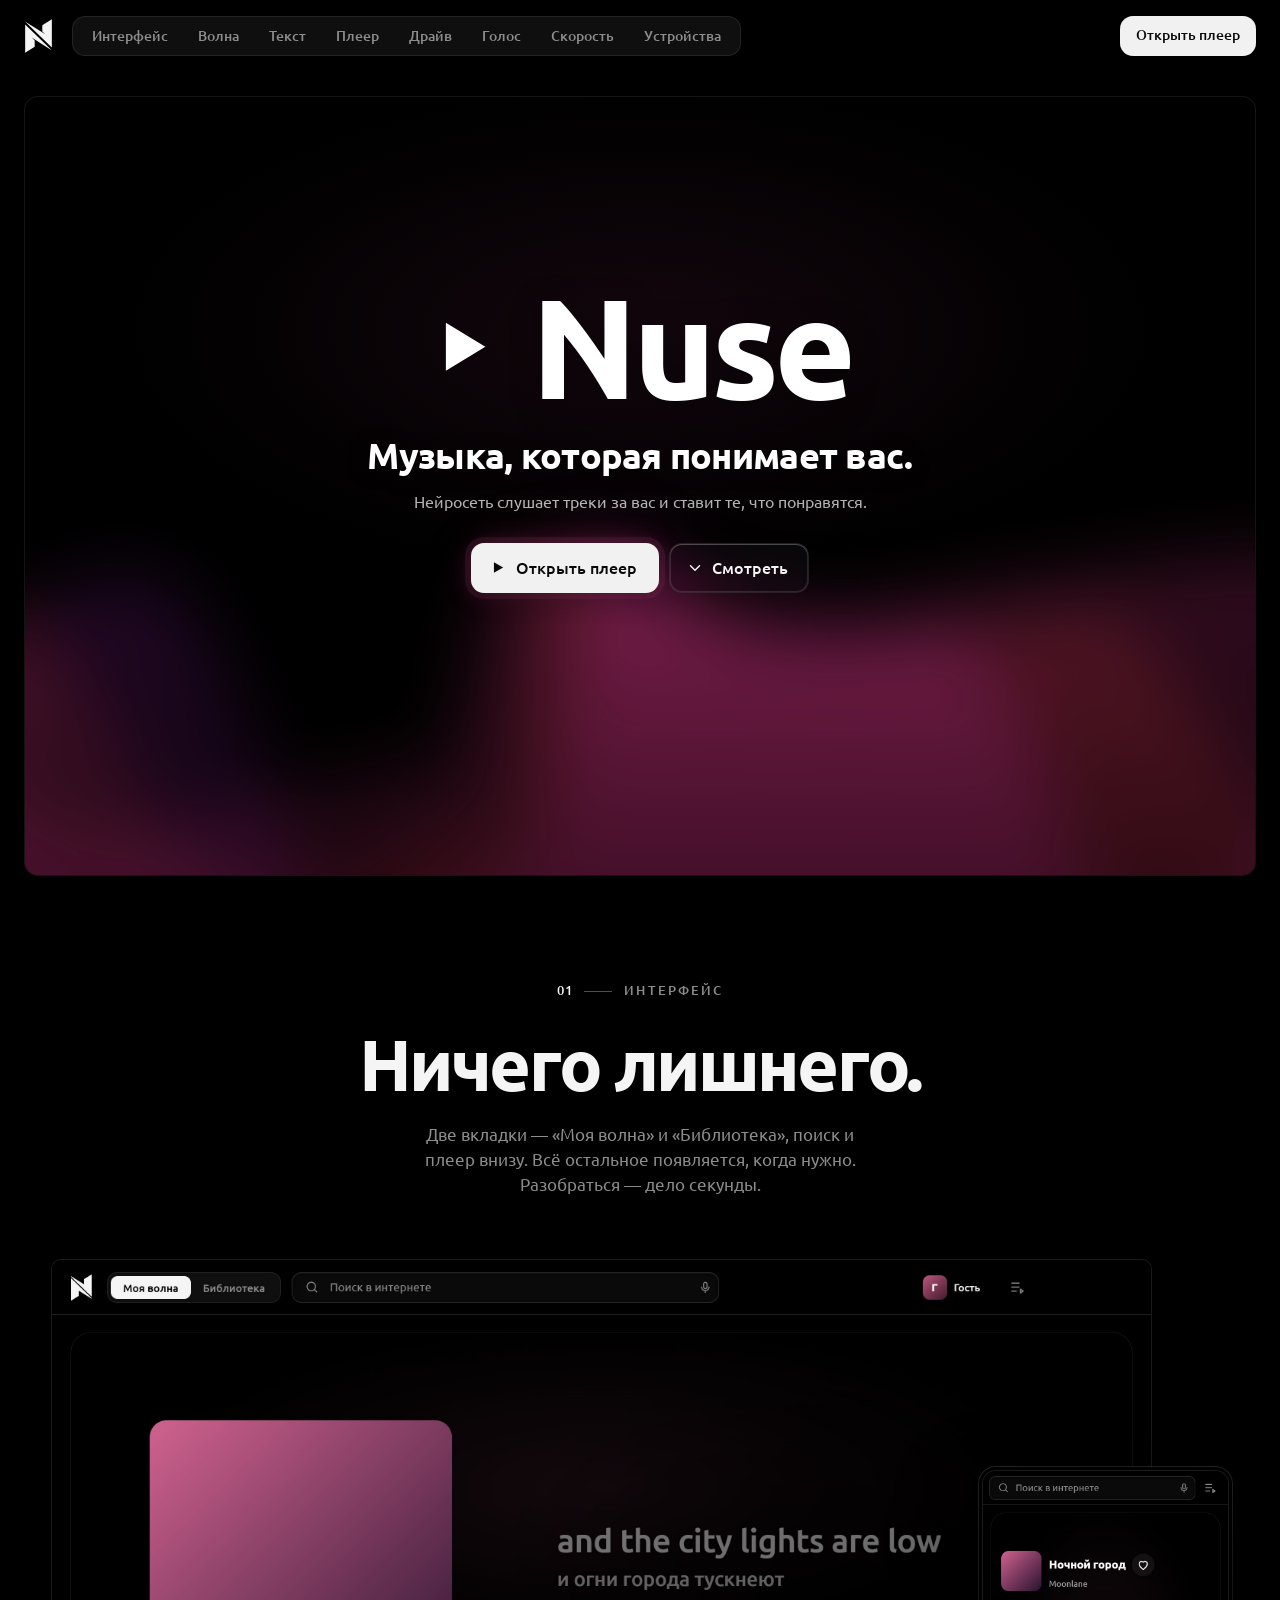
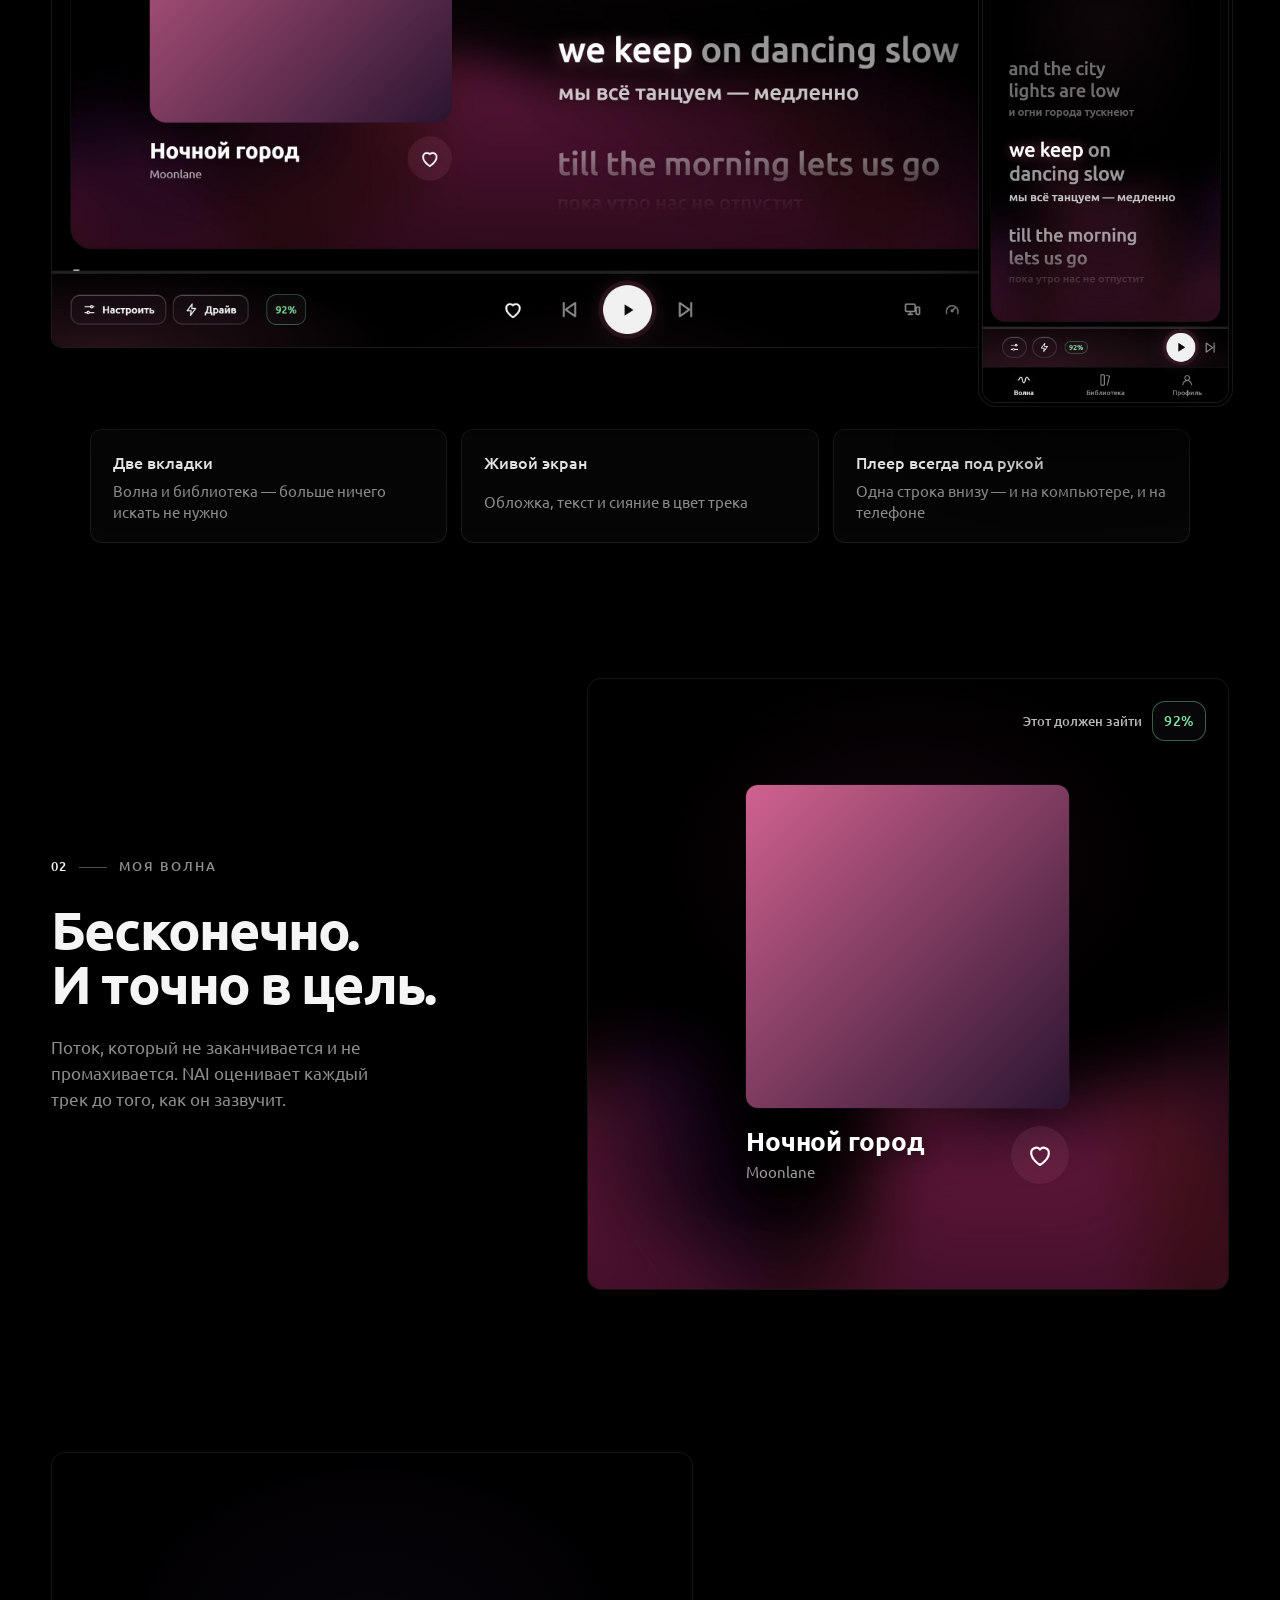
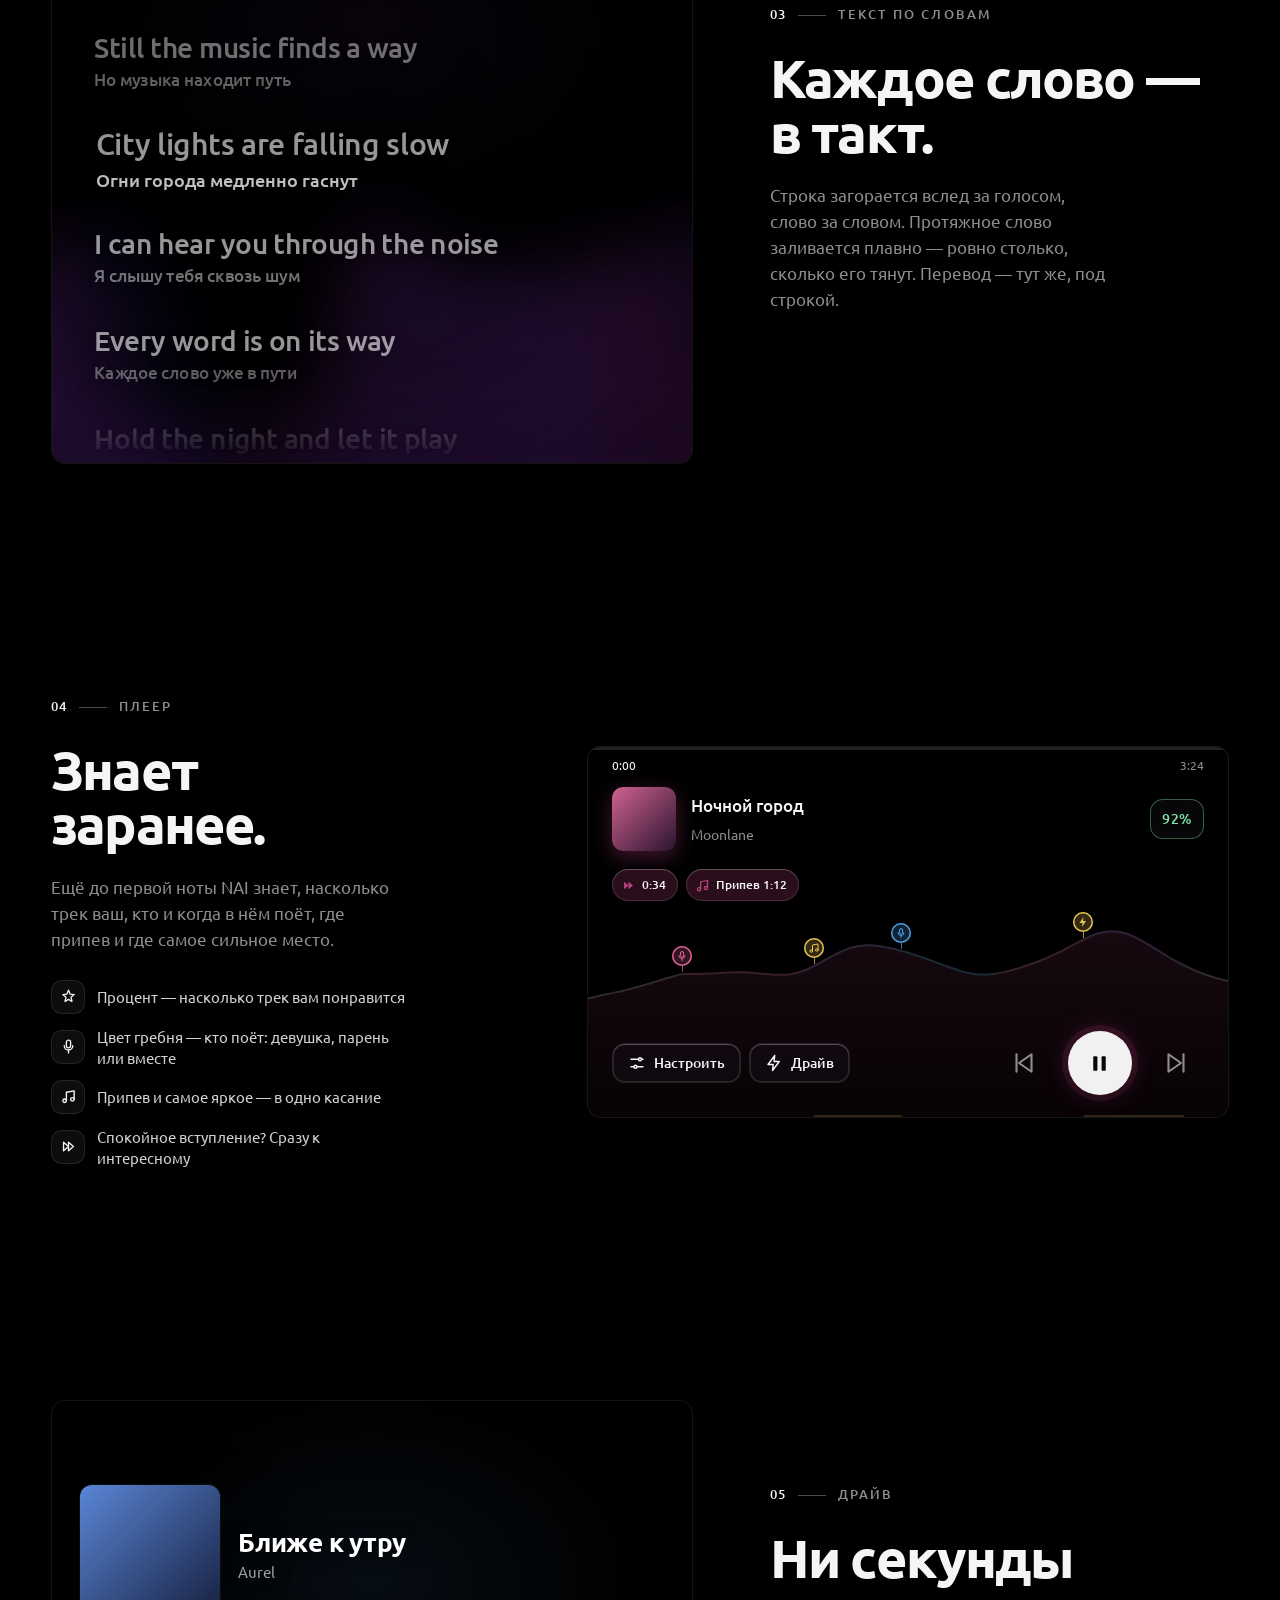
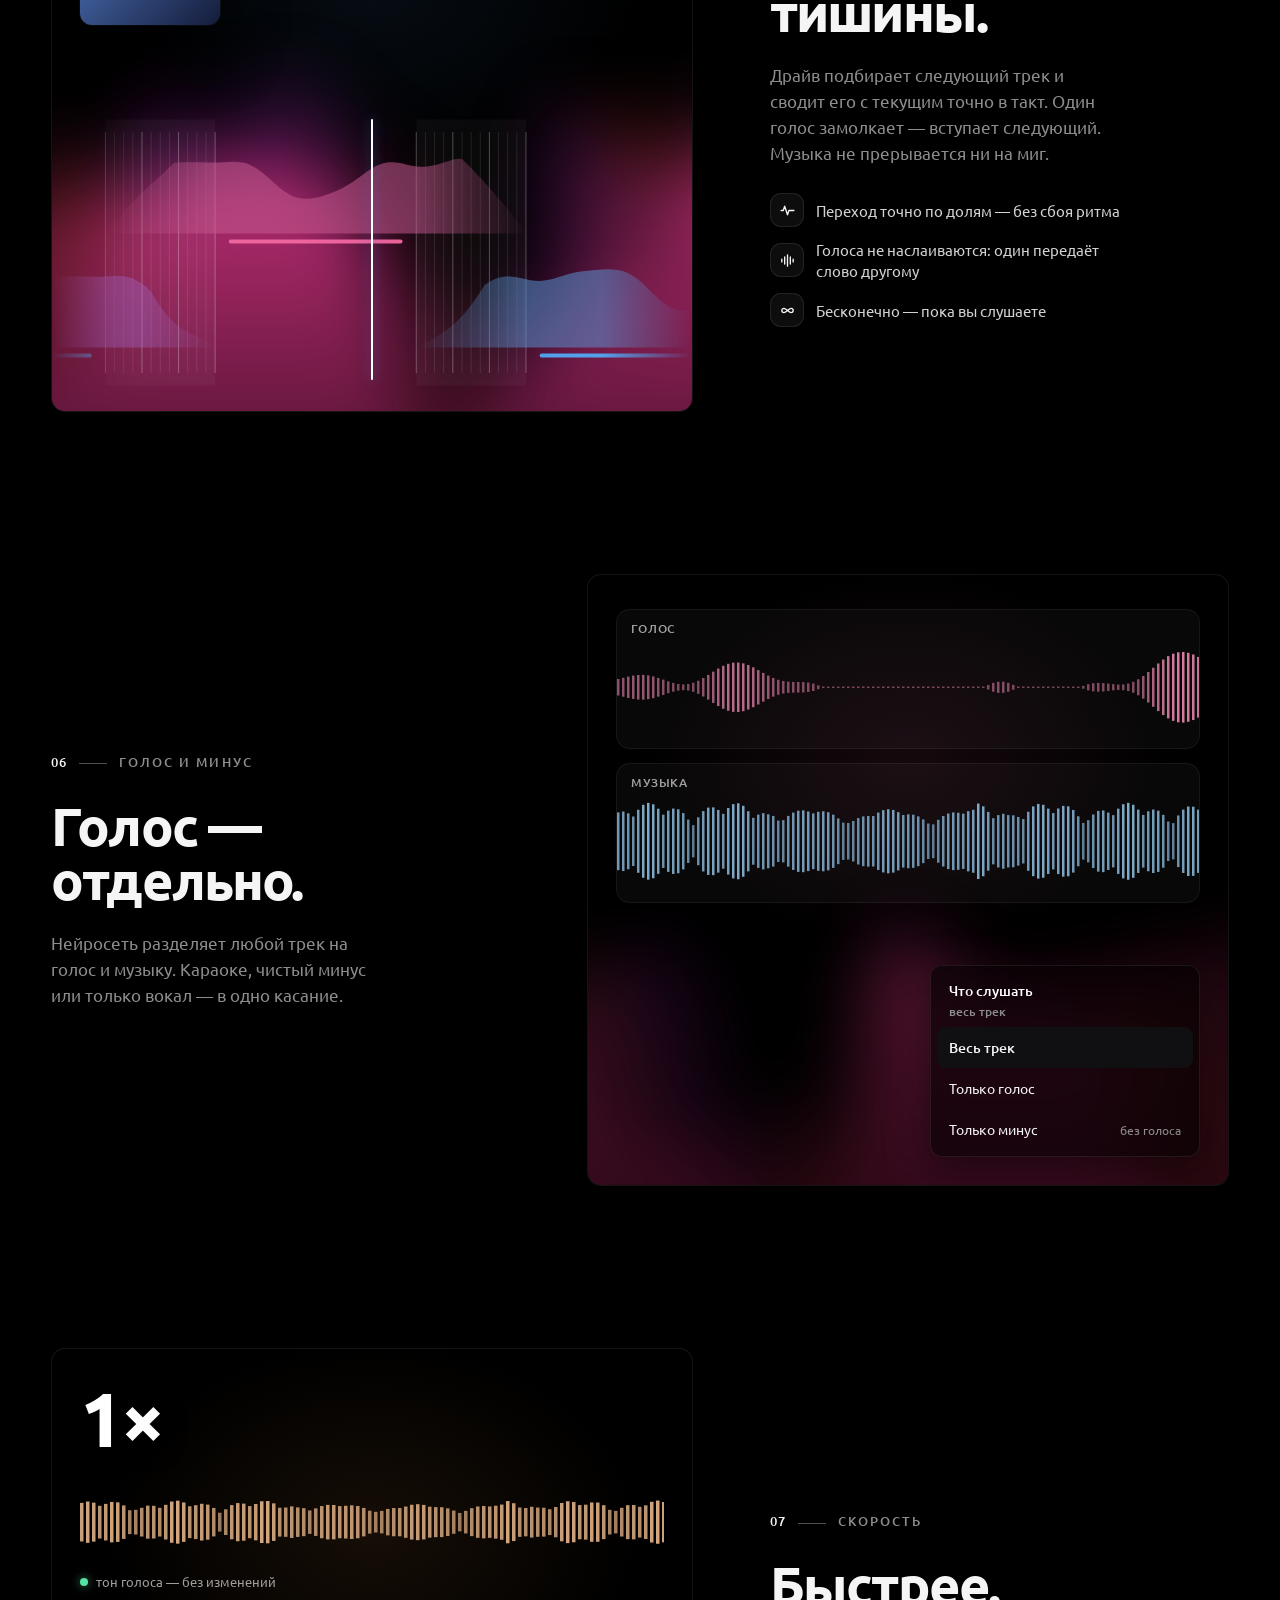
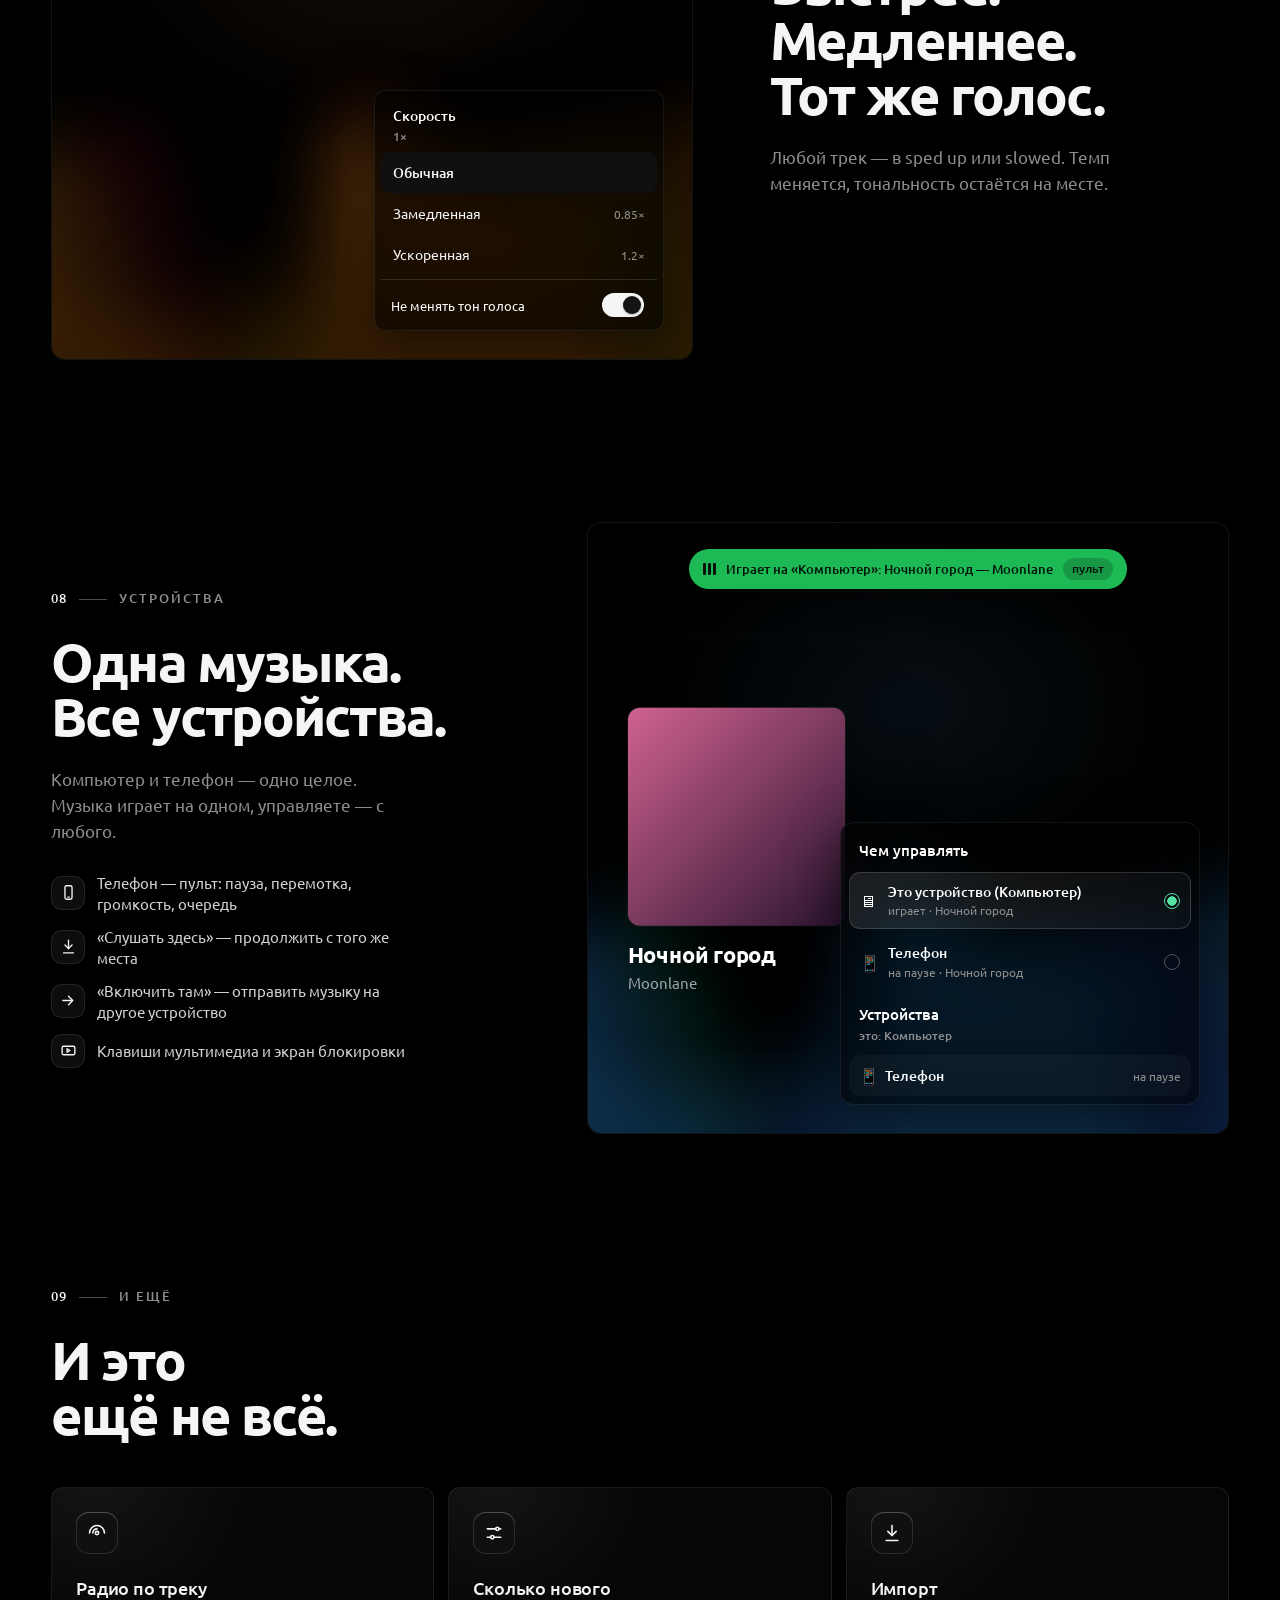
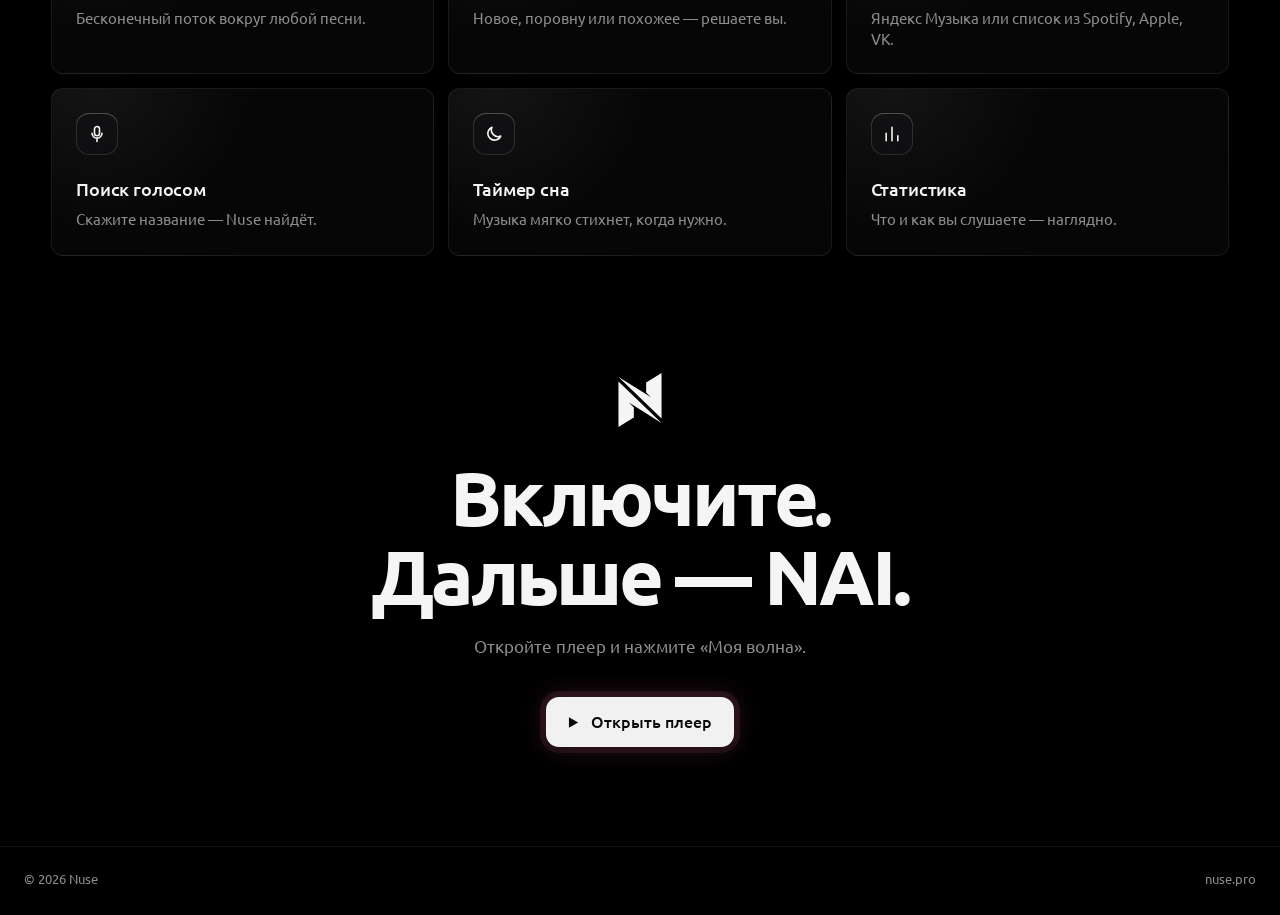
<file: index.html>
<!doctype html>
<html lang="ru">
<head>
<meta charset="utf-8">
<meta name="viewport" content="width=device-width, initial-scale=1, viewport-fit=cover">
<title>Nuse — музыка, которая понимает вас</title>
<meta name="description" content="Nuse — музыкальный плеер с нейросетью. NAI слушает треки за вас и ставит те, что понравятся: бесконечная волна, текст песен по словам с переводом, непрерывный микс «Драйв», управление с любого устройства.">
<meta name="theme-color" content="#000000">
<meta name="color-scheme" content="dark">
<link rel="canonical" href="https://nuse.pro/">
<link rel="icon" href="favicon.svg" type="image/svg+xml">
<link rel="preload" href="fonts/Ubuntu-Bold.ttf" as="font" type="font/ttf" crossorigin>
<link rel="preload" href="fonts/Ubuntu-Medium.ttf" as="font" type="font/ttf" crossorigin>
<meta property="og:type" content="website">
<meta property="og:site_name" content="Nuse">
<meta property="og:locale" content="ru_RU">
<meta property="og:url" content="https://nuse.pro/">
<meta property="og:title" content="Nuse — музыка, которая понимает вас">
<meta property="og:description" content="Нейросеть слушает треки за вас и ставит те, что понравятся.">
<meta property="og:image" content="https://nuse.pro/og.png">
<meta property="og:image:width" content="1200">
<meta property="og:image:height" content="630">
<meta name="twitter:card" content="summary_large_image">
<link rel="stylesheet" href="style.css">
<script>document.documentElement.classList.add("js")</script>
</head>
<body id="top">

<header class="head" id="head">
  <a class="head-brand" href="#top" aria-label="Nuse"><svg viewBox="0 0 63 78" aria-hidden="true"><path d="M0.37 77.94V12.23L63 72.59 15.56 42.79l7.05 6.88v14.52z"/><path d="M62.63 0v65.71L0 5.35l47.43 29.8-7.04-6.88V13.75z"/></svg></a>
  <nav class="head-tabs" id="tabs" aria-label="Разделы"><i class="head-tabs-lens"></i><a href="#simple" data-sec="simple">Интерфейс</a><a href="#wave" data-sec="wave">Волна</a><a href="#lyrics" data-sec="lyrics">Текст</a><a href="#player" data-sec="player">Плеер</a><a href="#drive" data-sec="drive">Драйв</a><a href="#stems" data-sec="stems">Голос</a><a href="#speed" data-sec="speed">Скорость</a><a href="#devices" data-sec="devices">Устройства</a></nav>
  <a class="btn head-go" href="https://app.nuse.pro">Открыть плеер</a>
</header>

<main>
  <!-- ═══ hero ═══ -->
  <section class="hero" id="hero">
    <div class="stage hero-stage" data-amb="330,48,50">
      <div class="glow-wrap"><canvas class="wv-glow" data-glow="hero" aria-hidden="true"></canvas></div>
      <div class="hero-center">
        <a class="wv-big rv" href="https://app.nuse.pro" aria-label="Открыть плеер Nuse"><span class="wv-big-ico"><svg viewBox="0 0 24 24" aria-hidden="true"><path d="M6 3.5v17l14-8.5z"/></svg></span>Nuse</a>
        <h1 class="hero-tag rv" style="--rd:.1s">Музыка, которая понимает вас.</h1>
        <p class="hero-sub rv" style="--rd:.18s">Нейросеть слушает треки за вас и ставит те, что понравятся.</p>
        <div class="hero-btns rv" style="--rd:.26s">
          <a class="btn lg" href="https://app.nuse.pro"><svg viewBox="0 0 24 24" aria-hidden="true"><path d="M7 4.5v15l13-7.5z"/></svg>Открыть плеер</a>
          <a class="wv-pill lg" href="#wave"><svg viewBox="0 0 24 24" aria-hidden="true"><path d="M6 9l6 6 6-6"/></svg>Смотреть</a>
        </div>
      </div>
    </div>
  </section>

  <!-- ═══ 01 · Интерфейс ═══ -->
  <section class="simple" id="simple">
    <div class="simple-head rv">
      <div class="eyebrow"><b>01</b>Интерфейс</div>
      <h2>Ничего лишнего.</h2>
      <p>Две вкладки — «Моя волна» и «Библиотека», поиск и плеер внизу. Всё остальное появляется, когда нужно. Разобраться — дело секунды.</p>
    </div>
    <div class="shots rv" style="--rd:.1s">
      <img class="shot-desk" src="img/ui-desktop.jpg" width="1440" height="900" alt="Nuse на компьютере: вкладки «Моя волна» и «Библиотека», поиск, живой экран с обложкой и текстом песни, плеер внизу" loading="lazy" decoding="async">
      <img class="shot-phone" src="img/ui-phone.jpg" width="390" height="844" alt="Nuse на телефоне: живой экран, плеер и вкладки внизу" loading="lazy" decoding="async">
    </div>
    <ul class="simple-notes rv" style="--rd:.15s">
      <li><b>Две вкладки</b><span>Волна и библиотека — больше ничего искать не нужно</span></li>
      <li><b>Живой экран</b><span>Обложка, текст и сияние в цвет трека</span></li>
      <li><b>Плеер всегда под рукой</b><span>Одна строка внизу — и на компьютере, и на телефоне</span></li>
    </ul>
  </section>

  <!-- ═══ 01 · Моя волна ═══ -->
  <section class="feat" id="wave">
    <div class="feat-text rv">
      <div class="eyebrow"><b>02</b>Моя волна</div>
      <h2>Бесконечно.<br>И&nbsp;точно в&nbsp;цель.</h2>
      <p>Поток, который не заканчивается и не промахивается. NAI оценивает каждый трек до того, как он зазвучит.</p>
    </div>
    <div class="feat-demo rv" style="--rd:.12s">
      <div class="stage demo-wave" id="dWave" data-amb="330,48,50" aria-hidden="true">
        <div class="glow-wrap"><canvas class="wv-glow" data-glow="wave"></canvas></div>
        <div class="dw-in">
          <div class="dw-cover"><i class="cv"></i></div>
          <div class="wv-tt">
            <div><div class="wv-ttl">Ночной город</div><div class="wv-who">Moonlane</div></div>
            <span class="wv-like"><svg viewBox="0 0 24 24"><path d="M12 20s-7-4.4-7-9.3A4 4 0 0 1 12 7.6 4 4 0 0 1 19 10.7C19 15.6 12 20 12 20z"/></svg></span>
          </div>
          <div class="dw-nai"><span class="ml-badge">92%</span><span class="np-nai">Этот должен зайти</span></div>
        </div>
      </div>
    </div>
  </section>

  <!-- ═══ 02 · Текст по словам ═══ -->
  <section class="feat flip" id="lyrics">
    <div class="feat-text rv">
      <div class="eyebrow"><b>03</b>Текст по словам</div>
      <h2>Каждое слово&nbsp;—<br>в&nbsp;такт.</h2>
      <p>Строка загорается вслед за голосом, слово за словом. Протяжное слово заливается плавно — ровно столько, сколько его тянут. Перевод — тут же, под строкой.</p>
    </div>
    <div class="feat-demo rv" style="--rd:.12s">
      <div class="stage demo-lyr" id="dLyr" data-amb="275,46,52" aria-hidden="true">
        <div class="glow-wrap dim"><canvas class="wv-glow" data-glow="lyr"></canvas></div>
        <div class="lyr-host"><div class="lyr-box"><div class="lyr-list" id="lyrList"></div></div></div>
      </div>
    </div>
  </section>

  <!-- ═══ 03 · Плеер ═══ -->
  <section class="feat" id="player">
    <div class="feat-text rv">
      <div class="eyebrow"><b>04</b>Плеер</div>
      <h2>Знает<br>заранее.</h2>
      <p>Ещё до первой ноты NAI знает, насколько трек ваш, кто и когда в нём поёт, где припев и где самое сильное место.</p>
      <ul class="feat-list"><li><span class="fl-ico"><svg viewBox="0 0 24 24"><path d="M12 3l2.2 5.6L20 9.3l-4.4 3.9 1.3 5.8L12 16l-4.9 3 1.3-5.8L4 9.3l5.8-.7z"/></svg></span><span>Процент — насколько трек вам понравится</span></li><li><span class="fl-ico"><svg viewBox="0 0 24 24"><rect x="9" y="3" width="6" height="11" rx="3"/><path d="M6 11a6 6 0 0 0 12 0M12 17v4"/></svg></span><span>Цвет гребня — кто поёт: девушка, парень или вместе</span></li><li><span class="fl-ico"><svg viewBox="0 0 24 24"><path d="M9 18V6l11-2v12"/><circle cx="6.5" cy="18" r="2.5"/><circle cx="17.5" cy="16" r="2.5"/></svg></span><span>Припев и самое яркое — в одно касание</span></li><li><span class="fl-ico"><svg viewBox="0 0 24 24"><path d="M5 6l7 6-7 6z"/><path d="M12 6l7 6-7 6z"/></svg></span><span>Спокойное вступление? Сразу к интересному</span></li></ul>
    </div>
    <div class="feat-demo rv" style="--rd:.12s">
      <div class="demo-player-wrap" aria-hidden="true">
        <div class="player-card" id="dPlayer">
          <div class="pl-wave"><canvas class="seek-wave" id="pwAll"></canvas><canvas class="seek-wave is-done" id="pwDone"></canvas><div class="pl-marks" id="pwMarks"></div></div>
          <div class="seek-strip"><div class="seek-fill" id="pwFill"></div><span class="seek-now" id="pwNow">0:00</span><span class="seek-total">3:24</span></div>
          <div class="pc-top">
            <div class="cover"><i class="cv"></i></div>
            <div class="np-meta"><div class="np-title">Ночной город</div><div class="np-artist">Moonlane</div></div>
            <span class="ml-badge">92%</span>
          </div>
          <div class="pc-jumps">
            <span class="np-jump" id="pwJump"><svg viewBox="0 0 24 24"><path d="M5 6l7 6-7 6z"/><path d="M12 6l7 6-7 6z"/></svg><span>0:34</span></span>
            <span class="np-jump chorus" id="pwChorus"><svg viewBox="0 0 24 24"><path d="M9 18V6l11-2v12"/><circle cx="6.5" cy="18" r="2.5"/><circle cx="17.5" cy="16" r="2.5"/></svg><span>Припев 1:12</span></span>
          </div>
          <div class="pc-hill" id="pwZone"></div>
          <div class="pc-row">
            <div class="pl-wave-btns">
              <span class="wv-pill"><svg viewBox="0 0 24 24"><path d="M4 7h10M18 7h2M4 17h4M12 17h8"/><circle cx="16" cy="7" r="2"/><circle cx="10" cy="17" r="2"/></svg>Настроить</span>
              <span class="wv-pill"><svg viewBox="0 0 24 24"><path d="M13 2L4 14h7l-1 8 9-12h-7z"/></svg>Драйв</span>
            </div>
            <div class="pl-center">
              <span class="ctrl big"><svg viewBox="0 0 24 24"><path d="M18 5v14L8 12z"/><path d="M6 5v14"/></svg></span>
              <span class="ctrl play"><svg viewBox="0 0 24 24"><rect x="6" y="5" width="4" height="14" rx="1"/><rect x="14" y="5" width="4" height="14" rx="1"/></svg></span>
              <span class="ctrl big"><svg viewBox="0 0 24 24"><path d="M6 5v14l10-7z"/><path d="M18 5v14"/></svg></span>
            </div>
          </div>
        </div>
      </div>
    </div>
  </section>

  <!-- ═══ 04 · Драйв ═══ -->
  <section class="feat flip" id="drive">
    <div class="feat-text rv">
      <div class="eyebrow"><b>05</b>Драйв</div>
      <h2>Ни секунды<br>тишины.</h2>
      <p>Драйв подбирает следующий трек и сводит его с текущим точно в такт. Один голос замолкает — вступает следующий. Музыка не прерывается ни на миг.</p>
      <ul class="feat-list"><li><span class="fl-ico"><svg viewBox="0 0 24 24"><path d="M3 12h3l2-6 4 12 2-6h7"/></svg></span><span>Переход точно по долям — без сбоя ритма</span></li><li><span class="fl-ico"><svg viewBox="0 0 24 24"><path d="M4 10v4M8 7v10M12 4v16M16 7v10M20 10v4"/></svg></span><span>Голоса не наслаиваются: один передаёт слово другому</span></li><li><span class="fl-ico"><svg viewBox="0 0 24 24"><path d="M7 9a3 3 0 1 0 0 6c2.5 0 7.5-6 10-6a3 3 0 1 1 0 6c-2.5 0-7.5-6-10-6z"/></svg></span><span>Бесконечно — пока вы слушаете</span></li></ul>
    </div>
    <div class="feat-demo rv" style="--rd:.12s">
      <div class="stage demo-drive" id="dDrive" data-amb="330,48,50" aria-hidden="true">
        <div class="glow-wrap"><canvas class="wv-glow" data-glow="drive"></canvas></div>
        <span class="wv-pill is-on dd-pill"><svg viewBox="0 0 24 24"><path d="M13 2L4 14h7l-1 8 9-12h-7z"/></svg>Драйв</span>
        <div class="dd-now"><div class="dd-cover"><i class="cv"></i></div><div class="dd-tt"><div class="wv-ttl" id="ddTtl">Ночной город</div><div class="wv-who" id="ddWho">Moonlane</div></div></div>
        <div class="dd-tl"><canvas id="ddCv"></canvas><span class="dd-now-line"></span><span class="dd-tag" id="ddTag">переход в такт</span></div>
      </div>
    </div>
  </section>

  <!-- ═══ 05 · Голос и минус ═══ -->
  <section class="feat" id="stems">
    <div class="feat-text rv">
      <div class="eyebrow"><b>06</b>Голос и минус</div>
      <h2>Голос&nbsp;—<br>отдельно.</h2>
      <p>Нейросеть разделяет любой трек на голос и музыку. Караоке, чистый минус или только вокал — в одно касание.</p>
    </div>
    <div class="feat-demo rv" style="--rd:.12s">
      <div class="stage demo-stem" id="dStem" data-amb="335,60,58" aria-hidden="true">
        <div class="glow-wrap dim"><canvas class="wv-glow" data-glow="stem"></canvas></div>
        <div class="stem-lanes">
          <div class="lane" data-lane="voc"><span class="lane-name">Голос</span><canvas class="lane-cv"></canvas></div>
          <div class="lane" data-lane="ins"><span class="lane-name">Музыка</span><canvas class="lane-cv"></canvas></div>
        </div>
        <div class="menu stem-menu">
          <div class="sleep-title">Что слушать<small id="stemState">весь трек</small></div>
          <div class="mi is-active" data-stem="mix">Весь трек</div>
          <div class="mi" data-stem="voc">Только голос</div>
          <div class="mi" data-stem="ins">Только минус <small>без голоса</small></div>
        </div>
      </div>
    </div>
  </section>

  <!-- ═══ 06 · Скорость ═══ -->
  <section class="feat flip" id="speed">
    <div class="feat-text rv">
      <div class="eyebrow"><b>07</b>Скорость</div>
      <h2>Быстрее. Медленнее.<br>Тот же голос.</h2>
      <p>Любой трек — в sped up или slowed. Темп меняется, тональность остаётся на месте.</p>
    </div>
    <div class="feat-demo rv" style="--rd:.12s">
      <div class="stage demo-speed" id="dSpeed" data-amb="28,70,56" aria-hidden="true">
        <div class="glow-wrap dim"><canvas class="wv-glow" data-glow="speed"></canvas></div>
        <div class="sp-read"><span class="sp-val" id="spVal">1×</span><canvas class="sp-cv" id="spCv"></canvas><span class="sp-tone"><i></i>тон голоса — без изменений</span></div>
        <div class="menu speed-menu">
          <div class="sleep-title">Скорость<small id="spState">1×</small></div>
          <div class="mi is-active" data-speed="normal">Обычная</div>
          <div class="mi" data-speed="slow">Замедленная <small>0.85×</small></div>
          <div class="mi" data-speed="fast">Ускоренная <small>1.2×</small></div>
          <div class="speed-pitch"><span>Не менять тон голоса</span><i class="switch is-on"></i></div>
        </div>
      </div>
    </div>
  </section>

  <!-- ═══ 07 · Устройства ═══ -->
  <section class="feat" id="devices">
    <div class="feat-text rv">
      <div class="eyebrow"><b>08</b>Устройства</div>
      <h2>Одна музыка.<br>Все устройства.</h2>
      <p>Компьютер и телефон — одно целое. Музыка играет на одном, управляете — с любого.</p>
      <ul class="feat-list"><li><span class="fl-ico"><svg viewBox="0 0 24 24"><rect x="7" y="2.5" width="10" height="19" rx="2.5"/><path d="M11 18.5h2"/></svg></span><span>Телефон — пульт: пауза, перемотка, громкость, очередь</span></li><li><span class="fl-ico"><svg viewBox="0 0 24 24"><path d="M12 3v12"/><path d="m7 10 5 5 5-5"/><path d="M5 21h14"/></svg></span><span>«Слушать здесь» — продолжить с того же места</span></li><li><span class="fl-ico"><svg viewBox="0 0 24 24"><path d="M4 12h12"/><path d="m12 6 6 6-6 6"/></svg></span><span>«Включить там» — отправить музыку на другое устройство</span></li><li><span class="fl-ico"><svg viewBox="0 0 24 24"><rect x="3" y="6" width="18" height="12" rx="2"/><path d="M10 9.5v5l4-2.5z"/></svg></span><span>Клавиши мультимедиа и экран блокировки</span></li></ul>
    </div>
    <div class="feat-demo rv" style="--rd:.12s">
      <div class="stage demo-dev" id="dDev" data-amb="205,52,52" aria-hidden="true">
        <div class="glow-wrap"><canvas class="wv-glow" data-glow="dev"></canvas></div>
        <div class="dev-now"><div class="dw-cover"><i class="cv"></i></div><div class="wv-ttl">Ночной город</div><div class="wv-who">Moonlane</div></div>
        <div class="remote-strip"><span class="remote-eq"><i></i><i></i><i></i></span><span class="remote-text" id="devStrip">Играет на «Компьютер»: Ночной город — Moonlane</span><span class="remote-go">пульт</span></div>
        <div class="dev-panel">
          <div class="dev-title">Чем управлять</div>
          <div class="dev-pick">
            <div class="dev-pick-row is-on" data-dev="pc"><span class="dev-ico">🖥</span><span class="dev-pick-txt"><b>Это устройство (Компьютер)</b><small>играет · Ночной город</small></span><i class="dev-pick-dot"></i></div>
            <div class="dev-pick-row" data-dev="phone"><span class="dev-ico">📱</span><span class="dev-pick-txt"><b>Телефон</b><small>на паузе · Ночной город</small></span><i class="dev-pick-dot"></i></div>
          </div>
          <div class="dev-title">Устройства<small>это: Компьютер</small></div>
          <div class="dev-card"><div class="dev-head"><span class="dev-ico">📱</span><span class="dev-name">Телефон</span><span class="dev-state">на паузе</span></div></div>
        </div>
      </div>
    </div>
  </section>

  <!-- ═══ и ещё ═══ -->
  <section class="more" id="more">
    <div class="more-head rv"><div class="eyebrow"><b>09</b>И ещё</div><h2>И это<br>ещё не всё.</h2></div>
    <div class="more-grid"><div class="more-tile rv" style="--rd:0.00s"><span class="mt-ico"><svg viewBox="0 0 24 24"><path d="M3 12a9 9 0 0 1 9-9"/><path d="M7 12a5 5 0 0 1 5-5"/><circle cx="12" cy="12" r="2"/><path d="M21 12a9 9 0 0 0-9-9"/></svg></span><b>Радио по треку</b><span>Бесконечный поток вокруг любой песни.</span></div><div class="more-tile rv" style="--rd:0.05s"><span class="mt-ico"><svg viewBox="0 0 24 24"><path d="M4 7h10M18 7h2M4 17h4M12 17h8"/><circle cx="16" cy="7" r="2"/><circle cx="10" cy="17" r="2"/></svg></span><b>Сколько нового</b><span>Новое, поровну или похожее — решаете вы.</span></div><div class="more-tile rv" style="--rd:0.10s"><span class="mt-ico"><svg viewBox="0 0 24 24"><path d="M12 3v12"/><path d="m7 10 5 5 5-5"/><path d="M5 21h14"/></svg></span><b>Импорт</b><span>Яндекс Музыка или список из Spotify, Apple, VK.</span></div><div class="more-tile rv" style="--rd:0.15s"><span class="mt-ico"><svg viewBox="0 0 24 24"><rect x="9" y="3" width="6" height="11" rx="3"/><path d="M6 11a6 6 0 0 0 12 0M12 17v4"/></svg></span><b>Поиск голосом</b><span>Скажите название — Nuse найдёт.</span></div><div class="more-tile rv" style="--rd:0.20s"><span class="mt-ico"><svg viewBox="0 0 24 24"><path d="M20 14.5A8 8 0 0 1 9.5 4a8 8 0 1 0 10.5 10.5z"/></svg></span><b>Таймер сна</b><span>Музыка мягко стихнет, когда нужно.</span></div><div class="more-tile rv" style="--rd:0.25s"><span class="mt-ico"><svg viewBox="0 0 24 24"><path d="M5 20V11M12 20V4M19 20v-6"/></svg></span><b>Статистика</b><span>Что и как вы слушаете — наглядно.</span></div></div>
  </section>

  <!-- ═══ финал ═══ -->
  <section class="final">
    <div class="rv">
      <svg class="mark" viewBox="0 0 63 78" aria-hidden="true"><path d="M0.37 77.94V12.23L63 72.59 15.56 42.79l7.05 6.88v14.52z"/><path d="M62.63 0v65.71L0 5.35l47.43 29.8-7.04-6.88V13.75z"/></svg>
      <h2>Включите.<br>Дальше — NAI.</h2>
      <p>Откройте плеер и нажмите «Моя волна».</p>
      <a class="btn lg" href="https://app.nuse.pro"><svg viewBox="0 0 24 24" aria-hidden="true"><path d="M7 4.5v15l13-7.5z"/></svg>Открыть плеер</a>
    </div>
  </section>
</main>

<footer class="foot">
  <div class="wrap">
    <span>© <span id="year">2026</span> Nuse</span>
    <a href="https://nuse.pro">nuse.pro</a>
  </div>
</footer>

<script src="main.js" defer></script>
</body>
</html>
</file>
<file: style.css>
/* Nuse — сайт. Тема «Чёрная» (AMOLED) из плеера; куски интерфейса — те же размеры, цвета и стекло, что в web/style.css */
@font-face { font-family: "Ubuntu"; src: url("fonts/Ubuntu-Regular.ttf") format("truetype"); font-weight: 400; font-display: swap; }
@font-face { font-family: "Ubuntu"; src: url("fonts/Ubuntu-Medium.ttf") format("truetype"); font-weight: 500 700; font-display: swap; }
@font-face { font-family: "Ubuntu"; src: url("fonts/Ubuntu-Bold.ttf") format("truetype"); font-weight: 800; font-display: swap; }

@property --amb { syntax: "<color>"; inherits: true; initial-value: #c0567f; }

:root {
  color-scheme: dark;
  --bg: #000;
  --text: #f5f5f5;
  --muted: #8d8d8d;
  --line: rgba(255, 255, 255, .13);
  --line-soft: rgba(255, 255, 255, .07);
  --card-hover: rgb(16, 16, 18);
  --accent: #f1f1f1;
  --on-accent: #08090b;
  --enabled: #55e3a4;
  --amb: #c0567f;
  --motion: cubic-bezier(.2, .82, .25, 1);
  --ease-out: cubic-bezier(.16, 1, .3, 1);
  --spring: cubic-bezier(.34, 1.56, .64, 1);
  --head-h: 72px;
  --gap: 24px;
  --glass-bg: rgba(18, 18, 22, .42);
  --glass-fx: blur(8px) saturate(1.6) brightness(1.15);
}

* { box-sizing: border-box; margin: 0; padding: 0; }
html { background: #000; scroll-behavior: smooth; scroll-padding-top: var(--head-h); -webkit-text-size-adjust: 100%; }
body { min-height: 100vh; overflow-x: hidden; color: var(--text); background: #000;
  font: 400 16px/1.5 "Ubuntu", "Segoe UI", Arial, sans-serif; -webkit-font-smoothing: antialiased; }
a { color: inherit; text-decoration: none; }
svg { display: block; fill: none; stroke: currentColor; stroke-width: 1.7; stroke-linecap: round; stroke-linejoin: round; }
::selection { background: rgba(255, 255, 255, .25); }
:focus-visible { outline: 2px solid rgba(255, 255, 255, .75); outline-offset: 2px; }

/* ══ шапка (как workspace-head плеера) ══ */
.head { position: sticky; top: 0; z-index: 20; display: flex; align-items: center; gap: 14px; height: var(--head-h); padding: 0 var(--gap) 0 18px;
  background: rgba(0, 0, 0, .72); -webkit-backdrop-filter: blur(22px) saturate(1.1); backdrop-filter: blur(22px) saturate(1.1);
  border-bottom: 1px solid transparent; transition: border-color 180ms var(--motion); }
.head.is-scrolled { border-bottom-color: var(--line-soft); }
.head-brand { display: grid; place-items: center; width: 40px; height: 40px; flex: none; color: var(--text); }
.head-brand svg { width: 27px; height: 34px; fill: currentColor; stroke: none; }
.head-tabs { display: flex; position: relative; flex: none; padding: 4px; border-radius: 13px;
  background: rgba(245, 245, 245, .06); border: 1px solid rgba(245, 245, 245, .09); }
.head-tabs a { position: relative; z-index: 1; display: grid; place-items: center; height: 30px; padding: 0 15px; border-radius: 9px;
  font-size: 14px; font-weight: 600; color: var(--muted); white-space: nowrap; transition: color 160ms var(--motion); }
.head-tabs a:hover { color: var(--text); }
.head-tabs a.is-active { color: #000; }
.head-tabs-lens { position: absolute; z-index: 0; top: 4px; bottom: 4px; left: 0; width: var(--lw, 0); transform: translateX(var(--lx, 0));
  border-radius: 9px; background: var(--text); opacity: 0;
  transition: transform 260ms cubic-bezier(.3, .9, .3, 1), width 260ms cubic-bezier(.3, .9, .3, 1), opacity 160ms; }
.head-tabs.has-active .head-tabs-lens { opacity: 1; }
.head-tabs.no-anim .head-tabs-lens { transition: none; }
.btn.head-go { margin-left: auto; }

/* ══ кнопки ══ */
.btn { display: inline-flex; align-items: center; gap: 8px; height: 40px; padding: 0 16px; border-radius: 13px; flex: none;
  font-size: 13.5px; font-weight: 600; background: var(--accent); color: var(--on-accent);
  box-shadow: 0 8px 22px rgba(0, 0, 0, .32); transition: opacity 140ms var(--motion), transform 220ms var(--spring); }
.btn:hover { opacity: .92; }
.btn:active { transform: scale(.97); }
.btn svg { width: 17px; height: 17px; fill: currentColor; stroke: none; }
.btn.lg { height: 50px; padding: 0 22px 0 18px; font-size: 15.5px; gap: 10px; border-radius: 13px;
  box-shadow: 0 8px 22px rgba(0, 0, 0, .32), 0 0 0 6px color-mix(in srgb, var(--amb) 14%, transparent), 0 0 28px color-mix(in srgb, var(--amb) 30%, transparent); }
.wv-pill { display: inline-flex; align-items: center; gap: 8px; height: 40px; padding: 0 15px; border-radius: 13px; flex: none;
  font-size: 13.5px; font-weight: 600; color: var(--text); background: var(--glass-bg); border: 1px solid rgba(245, 245, 245, .1);
  box-shadow: inset 0 0 0 1px rgba(255, 255, 255, .12), inset 0 1px 0 rgba(255, 255, 255, .16);
  -webkit-backdrop-filter: var(--glass-fx); backdrop-filter: var(--glass-fx);
  transition: background 140ms var(--motion), transform 140ms var(--motion), color 400ms var(--motion); }
.wv-pill:hover { background: rgba(255, 255, 255, .14); }
.wv-pill svg { width: 18px; height: 18px; stroke-width: 1.9; }
.wv-pill.lg { height: 50px; padding: 0 20px 0 16px; font-size: 15.5px; border-radius: 13px; }
.wv-pill.is-on { background: var(--amb); color: #111; border-color: transparent; box-shadow: none; }
.wv-pill.is-on svg { fill: currentColor; stroke: none; }
.ml-badge { display: inline-flex; align-items: center; justify-content: center; min-width: 52px; height: 40px; padding: 0 12px; border-radius: 13px;
  font-size: 13.5px; font-weight: 700; letter-spacing: .01em; color: #7fe3a3; background: var(--glass-bg);
  box-shadow: inset 0 0 0 1px rgba(127, 227, 163, .4); -webkit-backdrop-filter: var(--glass-fx); backdrop-filter: var(--glass-fx);
  font-variant-numeric: tabular-nums; }

/* ══ сцена (живой экран «Моя волна», тема «Чёрная») ══ */
.stage { position: relative; overflow: hidden; isolation: isolate; border-radius: 14px; color: #fff;
  background: radial-gradient(ellipse 60% 45% at 50% 30%, color-mix(in srgb, var(--amb) 10%, transparent), transparent 70%), #000;
  border: 1px solid rgba(255, 255, 255, .08); transition: --amb 1.4s var(--ease-out); }
/* сияние: размытый слой больше сцены (края размытия всегда за кадром), сам слой не анимируется —
   проявляется только обёртка (opacity), холст перерисовывается на месте */
.glow-wrap { position: absolute; inset: 0; z-index: 0; pointer-events: none; opacity: 0; transition: opacity 1.2s var(--ease-out); will-change: opacity; }
.glow-wrap.is-on { opacity: 1; }
.glow-wrap.dim.is-on { opacity: .62; }
.wv-glow { position: absolute; left: -20%; top: -20%; width: 140%; height: 140%; display: block;
  filter: blur(30px) saturate(1.25); transform: translateZ(0) scale(1.12); transform-origin: 50% 70%; will-change: transform; }

/* ══ hero ══ */
.hero { padding: var(--gap); }
.hero-stage { height: calc(100vh - var(--head-h) - var(--gap) * 2); height: calc(100svh - var(--head-h) - var(--gap) * 2); min-height: 520px; max-height: 1000px; }
.hero-center { position: absolute; inset: 0 0 14% 0; z-index: 2; display: flex; flex-direction: column; align-items: center; justify-content: center; gap: 12px; padding: 0 24px; text-align: center; }
.wv-big { display: inline-flex; align-items: center; gap: .24em; padding: 6px 10px; color: #fff;
  font-size: clamp(72px, 11vw, 168px); font-weight: 800; letter-spacing: -.035em; line-height: 1;
  text-shadow: 0 4px 30px rgba(0, 0, 0, .35); transition: transform 180ms var(--motion); }
.wv-big:hover { transform: scale(1.025); }
.wv-big-ico { display: grid; place-items: center; width: .48em; height: .48em; }
.wv-big-ico svg { width: 100%; height: 100%; fill: currentColor; stroke: none; }
.hero-tag { font-size: clamp(24px, 2.8vw, 38px); font-weight: 800; letter-spacing: -.02em; line-height: 1.15; text-wrap: balance; text-shadow: 0 2px 20px rgba(0, 0, 0, .35); }
.hero-sub { font-size: clamp(15px, 1.25vw, 17px); color: rgba(255, 255, 255, .7); max-width: 460px; }
.hero-btns { display: flex; flex-wrap: wrap; justify-content: center; gap: 10px; margin-top: 18px; }

/* ══ секции возможностей: на весь экран, текст и живой кусок плеера по сторонам ══ */
.feat { min-height: 86vh; min-height: 86svh; max-width: 1400px; margin: 0 auto; padding: clamp(56px, 7vh, 96px) clamp(20px, 4vw, 56px);
  display: grid; grid-template-columns: minmax(0, 5fr) minmax(0, 7fr); align-items: center; gap: clamp(36px, 6vw, 110px); }
.feat.flip { grid-template-columns: minmax(0, 7fr) minmax(0, 5fr); }
.feat.flip .feat-text { order: 2; }
.feat.flip .feat-demo { order: 1; }
.eyebrow { display: flex; align-items: center; gap: 12px; font-size: 13px; font-weight: 600; letter-spacing: .16em; text-transform: uppercase; color: var(--muted); }
.eyebrow b { font-weight: 600; color: var(--text); letter-spacing: .06em; }
.eyebrow b::after { content: ""; display: inline-block; width: 28px; height: 1px; margin-left: 12px; vertical-align: middle; background: rgba(255, 255, 255, .3); }
.feat h2 { margin-top: 26px; font-size: clamp(40px, 4.2vw, 68px); font-weight: 800; letter-spacing: -.035em; line-height: 1.02; }
.feat-text p { margin-top: 22px; font-size: clamp(16px, 1.3vw, 19px); line-height: 1.55; color: var(--muted); max-width: 34ch; }
.feat-demo { min-width: 0; }
.feat-demo > .stage { height: clamp(440px, 68vh, 640px); }

/* обложки-заглушки: градиент цвета трека */
.cv { position: absolute; inset: 0; border-radius: inherit; background: var(--cv, linear-gradient(135deg, #d0628f, #2a1430)); }

/* ── 01 волна: обложка, название, сердце; NAI говорит ── */
.dw-in { position: absolute; inset: 0; z-index: 2; display: flex; flex-direction: column; align-items: center; justify-content: center; gap: 18px; padding: 32px; }
.dw-cover { position: relative; width: min(56%, 46vh, 340px); aspect-ratio: 1; border-radius: 12px; background: rgba(255, 255, 255, .05);
  box-shadow: 0 30px 80px rgba(0, 0, 0, .55), 0 0 0 1px rgba(255, 255, 255, .06); }
.dw-cover .cv { overflow: hidden; }
.cv.swap-in { animation: coverSwap 620ms var(--ease-out) both; }
.cv.swap-out { animation: coverOut 520ms var(--ease-out) both; }
@keyframes coverSwap { from { opacity: 0; transform: scale(1.18); filter: blur(6px); } to { opacity: 1; transform: none; filter: none; } }
@keyframes coverOut { to { opacity: 0; transform: scale(.94); filter: blur(4px); } }
.wv-tt { display: grid; grid-template-columns: minmax(0, 1fr) 58px; gap: 14px; align-items: center; width: min(56%, 46vh, 340px); }
.wv-ttl { font-size: clamp(22px, 2vw, 28px); font-weight: 800; letter-spacing: -.01em; line-height: 1.2; white-space: nowrap; overflow: hidden; text-overflow: ellipsis;
  filter: drop-shadow(0 2px 8px rgba(0, 0, 0, .55)); }
.wv-who { margin-top: 4px; font-size: 15px; color: rgba(255, 255, 255, .62); white-space: nowrap; overflow: hidden; text-overflow: ellipsis; filter: drop-shadow(0 2px 8px rgba(0, 0, 0, .55)); }
.meta-swap { animation: metaSwap 460ms var(--ease-out) both; }
@keyframes metaSwap { from { opacity: 0; transform: translateY(8px); } to { opacity: 1; transform: none; } }
.wv-like { display: grid; place-items: center; width: 58px; height: 58px; border-radius: 50%; color: #fff; background: rgba(255, 255, 255, .06);
  -webkit-backdrop-filter: blur(16px) saturate(1.2); backdrop-filter: blur(16px) saturate(1.2); }
.wv-like svg { width: 30px; height: 30px; stroke-width: 1.7; transition: transform 220ms var(--spring), fill 220ms; }
.wv-like.is-liked svg { fill: currentColor; transform: scale(1.08); }
.dw-nai { position: absolute; top: 22px; right: 22px; display: flex; align-items: center; gap: 10px; flex-direction: row-reverse; }
.np-nai { font-size: 13px; font-weight: 500; color: rgba(255, 255, 255, .72); opacity: 0; transform: translateX(6px); transition: opacity 500ms var(--motion), transform 500ms var(--ease-out); }
.np-nai.on { opacity: 1; transform: none; }

/* ── 02 текст по словам (как на живом экране: строки слева, поющая крупнее, перевод под ней) ── */
.demo-lyr .lyr-host { position: absolute; inset: 0; z-index: 2; }
.demo-lyr .lyr-host::before { content: ""; position: absolute; inset: -14% -12%; z-index: 0;
  background: radial-gradient(closest-side, rgba(0, 0, 0, .6), rgba(0, 0, 0, .32) 55%, rgba(0, 0, 0, .1) 80%, transparent); }
.lyr-box { position: absolute; inset: 0; z-index: 1; overflow: hidden; --lf: clamp(24px, 2.35vw, 40px);
  -webkit-mask-image: linear-gradient(transparent, #000 18%, #000 82%, transparent); mask-image: linear-gradient(transparent, #000 18%, #000 82%, transparent);
  filter: brightness(1.18) saturate(.85); }
.lyr-list { position: absolute; left: 0; right: 0; top: 50%; padding: 0 clamp(20px, 3.4vw, 48px); will-change: transform; transition: transform 900ms var(--ease-out); }
.lyr-line { font-size: var(--lf); font-weight: 700; line-height: 1.22; letter-spacing: -.01em; margin: 0 0 .62em; padding: .22em .4em; margin-left: -.4em;
  color: rgba(255, 255, 255, .5); transform-origin: 0 50%; transform: scale(.926);
  text-shadow: 0 1px 2px rgba(0, 0, 0, .2), 0 2px 10px rgba(0, 0, 0, .16);
  transition: transform 600ms var(--ease-out), color 500ms var(--motion), opacity 600ms var(--motion); }
.lyr-line.past { color: rgba(255, 255, 255, .36); }
.lyr-line.active { color: #fff; transform: none; }
.lyr-w { transition: color 90ms linear, text-shadow 300ms var(--motion); }
.lyr-line.active .lyr-w { color: rgba(255, 255, 255, .5); }
.lyr-line.active .lyr-w.on { color: #fff; text-shadow: 0 1px 2px rgba(0, 0, 0, .2), 0 2px 10px rgba(0, 0, 0, .16), 0 0 18px color-mix(in srgb, var(--amb) 50%, transparent); }
.lyr-tr { display: block; margin-top: .32em; font-size: .6em; font-weight: 500; line-height: 1.3; letter-spacing: 0; color: rgba(255, 255, 255, .38); transition: color 500ms var(--motion); }
.lyr-line.past .lyr-tr { color: rgba(255, 255, 255, .32); }
.lyr-line.active .lyr-tr { color: rgba(255, 255, 255, .7); }

/* ── 03 нижняя панель плеера: горка интереса, процент NAI, кнопки ── */
.demo-player-wrap { position: relative; padding: clamp(40px, 8vh, 90px) 0; }
.demo-player-wrap::before { content: ""; position: absolute; inset: 0 -10%; z-index: -1; pointer-events: none;
  background: radial-gradient(ellipse 50% 46% at 50% 55%, color-mix(in srgb, var(--amb) 16%, transparent), transparent 70%); }
.player-card { position: relative; overflow: hidden; isolation: isolate; border-radius: 14px; padding: 30px 24px 22px;
  background: rgba(0, 0, 0, .98); border: 1px solid rgba(255, 255, 255, .09); box-shadow: 0 -10px 30px rgba(0, 0, 0, .16), 0 30px 80px rgba(0, 0, 0, .6); }
.pl-wave { position: absolute; inset: 0; z-index: 0; pointer-events: none; overflow: hidden; }
.seek-wave { position: absolute; left: 0; top: 0; width: 100%; height: 100%; opacity: .22; }
.seek-wave.is-done { opacity: .62; }
.seek-strip { position: absolute; left: 0; right: 0; top: 0; height: 3px; z-index: 3; background: rgba(255, 255, 255, .13); }
.seek-fill { position: absolute; inset: 0; transform-origin: 0 50%; transform: scaleX(0); background: linear-gradient(90deg, color-mix(in oklab, var(--amb) 62%, var(--text)), var(--text)); }
.seek-now, .seek-total { position: absolute; top: 9px; font-size: 12px; color: var(--muted); font-variant-numeric: tabular-nums; }
.seek-now { left: 24px; color: var(--text); }
.seek-total { right: 24px; }
.pc-top { position: relative; z-index: 2; display: flex; align-items: center; gap: 15px; margin-top: 10px; }
.cover { position: relative; flex: none; width: 64px; height: 64px; border-radius: 11px; overflow: hidden; background: rgba(10, 10, 11, .98);
  box-shadow: inset 0 0 0 1px rgba(255, 255, 255, .07), 0 6px 20px color-mix(in srgb, var(--amb) 35%, transparent); }
.np-meta { min-width: 0; flex: 1; display: grid; gap: 5px; }
.np-title { font-size: 16.5px; font-weight: 600; white-space: nowrap; overflow: hidden; text-overflow: ellipsis; }
.np-artist { font-size: 14px; color: var(--muted); white-space: nowrap; overflow: hidden; text-overflow: ellipsis; }
.pc-row { position: relative; z-index: 2; display: flex; align-items: center; justify-content: space-between; gap: 12px; margin-top: 26px; flex-wrap: wrap; }
.pl-wave-btns { display: flex; gap: 8px; }
.pl-center { display: flex; align-items: center; gap: 12px; }
.ctrl { display: grid; place-items: center; width: 48px; height: 48px; border-radius: 13px; color: var(--muted); }
.ctrl svg { width: 23px; height: 23px; }
.ctrl.big { width: 56px; height: 56px; }
.ctrl.big svg { width: 30px; height: 30px; }
.ctrl.play { width: 64px; height: 64px; margin: 0 4px; border-radius: 50%; background: var(--accent); color: var(--on-accent);
  box-shadow: 0 8px 22px rgba(0, 0, 0, .32), 0 0 0 6px color-mix(in srgb, var(--amb) 14%, transparent), 0 0 28px color-mix(in srgb, var(--amb) 30%, transparent); }
.ctrl.play svg { width: 25px; height: 25px; fill: currentColor; stroke: none; }

/* ── 04 драйв: два трека сходятся ── */
.dd-pill { position: absolute; top: 22px; left: 22px; z-index: 3; }

/* ── меню как в плеере (скорость / что слушать) ── */
.menu { position: absolute; z-index: 3; width: 300px; padding: 6px; border-radius: 12px; display: flex; flex-direction: column;
  background: rgba(0, 0, 0, .6); border: 1px solid rgba(255, 255, 255, .08); box-shadow: 0 12px 40px rgba(0, 0, 0, .5);
  -webkit-backdrop-filter: blur(22px) saturate(1.1); backdrop-filter: blur(22px) saturate(1.1); }
.sleep-title { display: flex; flex-direction: column; gap: 2px; padding: 8px 12px 6px; font-size: 14px; font-weight: 700; }
.sleep-title small { font-size: 12px; font-weight: 500; color: var(--muted); }
.mi { display: flex; justify-content: space-between; align-items: baseline; padding: 10px 12px; border-radius: 9px; font-size: 14px; color: var(--text);
  transition: background 260ms var(--motion); }
.mi small { font-size: 12px; color: var(--muted); }
.mi.is-active { background: var(--card-hover); font-weight: 700; }
.speed-pitch { display: flex; align-items: center; justify-content: space-between; gap: 12px; padding: 10px 10px 4px; margin-top: 4px; border-top: 1px solid var(--line); font-size: 13px; white-space: nowrap; }
.switch { position: relative; flex: none; width: 42px; height: 24px; margin: 3px; border-radius: 12px; background: rgba(255, 255, 255, .12); box-shadow: inset 0 0 0 1px rgba(255, 255, 255, .06); transition: background 200ms var(--motion); }
.switch::after { content: ""; position: absolute; left: 3px; top: 50%; width: 18px; height: 18px; border-radius: 50%; background: rgba(255, 255, 255, .72);
  box-shadow: 0 1px 3px rgba(0, 0, 0, .35); transform: translate3d(0, -50%, 0); transition: transform 260ms var(--spring), background 200ms; }
.switch.is-on { background: var(--text); box-shadow: none; }
.switch.is-on::after { transform: translate3d(18px, -50%, 0); background: #141416; box-shadow: 0 1px 2px rgba(0, 0, 0, .3); }

/* ── 05 голос и минус ── */
.stem-lanes { position: absolute; left: 28px; right: 28px; top: 34px; z-index: 2; display: grid; gap: 14px; }
.lane { position: relative; height: clamp(96px, 17vh, 140px); border-radius: 14px; background: rgba(255, 255, 255, .03); border: 1px solid rgba(255, 255, 255, .06);
  transition: opacity 700ms var(--motion), border-color 700ms var(--motion); }
.lane.is-off { opacity: .22; }
.lane-name { position: absolute; left: 14px; top: 10px; z-index: 1; font-size: 12px; font-weight: 600; letter-spacing: .08em; text-transform: uppercase; color: rgba(255, 255, 255, .62); }
.lane-cv { position: absolute; inset: 0; width: 100%; height: 100%; }
.stem-menu { right: 28px; bottom: 28px; width: 270px; }

/* ── 06 скорость ── */
.sp-read { position: absolute; left: 28px; right: 28px; top: 30px; z-index: 2; }
.sp-val { display: block; font-size: clamp(56px, 6vw, 92px); font-weight: 800; letter-spacing: -.04em; line-height: 1; font-variant-numeric: tabular-nums;
  text-shadow: 0 4px 30px rgba(0, 0, 0, .35); transition: opacity 300ms var(--motion); }
.sp-cv { display: block; width: 100%; height: 86px; margin-top: 18px; }
.sp-tone { display: inline-flex; align-items: center; gap: 8px; margin-top: 12px; font-size: 13px; color: rgba(255, 255, 255, .62); }
.sp-tone i { width: 8px; height: 8px; border-radius: 50%; background: var(--enabled); box-shadow: 0 0 10px rgba(85, 227, 164, .6); }
.speed-menu { right: 28px; bottom: 28px; width: 290px; }

/* ── 07 устройства ── */
.dev-now { position: absolute; left: 40px; top: 50%; z-index: 2; width: min(34%, 230px); transform: translateY(-42%); }
.dev-now .dw-cover { width: 100%; margin-bottom: 16px; }
.dev-now .wv-ttl { font-size: 22px; }
.demo-dev .remote-strip { position: absolute; left: 50%; top: 26px; transform: translateX(-50%); z-index: 3; }
.remote-strip { display: flex; align-items: center; gap: 10px; max-width: calc(100% - 40px); padding: 9px 14px; border-radius: 999px;
  background: #1db954; color: #04130a; font-size: 13px; font-weight: 600; box-shadow: 0 10px 30px rgba(0, 0, 0, .45); white-space: nowrap; }
.remote-text { min-width: 0; overflow: hidden; text-overflow: ellipsis; transition: opacity 300ms var(--motion); }
.remote-go { flex: none; padding: 2px 9px; border-radius: 999px; background: rgba(0, 0, 0, .18); font-size: 12px; }
.remote-eq { display: inline-flex; align-items: flex-end; gap: 2px; height: 12px; flex: none; }
.remote-eq i { width: 3px; height: 100%; background: currentColor; border-radius: 1px; animation: wvEq 1s ease-in-out infinite; }
.remote-eq i:nth-child(2) { animation-delay: -.35s; }
.remote-eq i:nth-child(3) { animation-delay: -.7s; }
@keyframes wvEq { 0%, 100% { height: 25%; } 50% { height: 100%; } }
.dev-panel { position: absolute; right: 28px; bottom: 28px; z-index: 3; width: 360px; max-width: calc(100% - 40px); padding: 8px; border-radius: 14px;
  background: rgba(0, 0, 0, .6); border: 1px solid rgba(255, 255, 255, .08); box-shadow: 0 16px 50px rgba(0, 0, 0, .55);
  -webkit-backdrop-filter: blur(22px) saturate(1.1); backdrop-filter: blur(22px) saturate(1.1); }
.dev-title { display: flex; flex-direction: column; gap: 2px; padding: 8px 10px 10px; font-size: 15px; font-weight: 700; }
.dev-title small { font-size: 12px; font-weight: 500; color: var(--muted); }
.dev-pick { display: grid; gap: 4px; margin-bottom: 4px; }
.dev-pick-row { display: flex; align-items: center; gap: 10px; padding: 9px 10px; border-radius: 11px; border: 1px solid transparent;
  transition: background 400ms var(--motion), border-color 400ms var(--motion); }
.dev-pick-row.is-on { background: linear-gradient(100deg, rgba(255, 255, 255, .1), rgba(255, 255, 255, .035)); border-color: rgba(255, 255, 255, .14); }
.dev-ico { flex: none; width: 18px; font-size: 16px; line-height: 1.3; }
.dev-pick-txt { flex: 1; min-width: 0; display: grid; }
.dev-pick-txt b { font-size: 13.5px; font-weight: 600; }
.dev-pick-txt small { font-size: 11.5px; color: var(--muted); white-space: nowrap; overflow: hidden; text-overflow: ellipsis; }
.dev-pick-dot { flex: none; width: 16px; height: 16px; border-radius: 50%; border: 1px solid rgba(255, 255, 255, .3); transition: border-color 300ms, background 300ms; }
.dev-pick-row.is-on .dev-pick-dot { border-color: var(--enabled); background: radial-gradient(circle, var(--enabled) 45%, transparent 50%); }
.dev-card { display: flex; flex-direction: column; gap: 10px; padding: 10px; border-radius: 12px; background: rgba(255, 255, 255, .03); transition: background 400ms var(--motion); }
.dev-card.is-playing { background: rgba(30, 215, 96, .08); }
.dev-head { display: flex; align-items: center; gap: 8px; font-size: 14px; }
.dev-name { flex: 1; font-weight: 650; }
.dev-state { font-size: 12px; color: var(--muted); transition: color 300ms; }
.dev-card.is-playing .dev-state { color: #1ed760; }


/* ── список преимуществ под текстом ── */
.feat-list { list-style: none; margin-top: 28px; display: grid; gap: 12px; max-width: 40ch; }
.feat-list li { display: flex; align-items: center; gap: 12px; font-size: 15px; line-height: 1.4; color: rgba(245, 245, 245, .86); }
.fl-ico { flex: none; display: grid; place-items: center; width: 34px; height: 34px; border-radius: 11px; color: var(--text);
  background: rgba(255, 255, 255, .05); box-shadow: inset 0 0 0 1px rgba(255, 255, 255, .09); }
.fl-ico svg { width: 17px; height: 17px; stroke-width: 1.9; }

/* ── протяжное слово: поверх едет слой заливки (как в плеере) ── */
.lyr-w.lw { position: relative; }
.lyr-w.lw::after { content: attr(data-t); position: absolute; left: -24px; top: -24px; padding: 24px; white-space: pre; pointer-events: none; line-height: normal;
  color: #fff; text-shadow: 0 1px 2px rgba(0, 0, 0, .2), 0 2px 10px rgba(0, 0, 0, .16), 0 0 18px color-mix(in srgb, var(--amb) 50%, transparent);
  -webkit-mask-image: linear-gradient(90deg, #000 calc(12px + (100% - 24px) * var(--p, 0) / 100 - 12px), transparent calc(12px + (100% - 24px) * var(--p, 0) / 100));
  mask-image: linear-gradient(90deg, #000 calc(12px + (100% - 24px) * var(--p, 0) / 100 - 12px), transparent calc(12px + (100% - 24px) * var(--p, 0) / 100)); }
.lyr-line:not(.active) .lyr-w.lw::after { content: none; }

/* ── плеер: значки на горке, «к интересному», «к припеву» ── */
.pl-marks { position: absolute; inset: 0; }
.np-mark { position: absolute; width: 20px; height: 20px; margin-left: -10px; display: grid; place-items: center; border-radius: 50%;
  background: color-mix(in srgb, var(--c) 22%, rgba(0, 0, 0, .55)); box-shadow: inset 0 0 0 1.5px var(--c); color: var(--c); opacity: .95; }
.np-mark::after { content: ""; position: absolute; top: 20px; left: 50%; width: 1px; height: 6px; background: var(--c); opacity: .7; }
.np-mark svg { width: 12px; height: 12px; stroke-width: 2; }
.np-mark svg path[d^="M13 2"] { fill: currentColor; stroke: none; }
.pc-jumps { position: relative; z-index: 2; display: flex; gap: 8px; margin-top: 18px; }
.np-jump { display: inline-flex; align-items: center; gap: 6px; height: 32px; padding: 0 12px 0 9px; border-radius: 999px; white-space: nowrap;
  font-size: 12px; font-weight: 600; color: var(--text); background: color-mix(in srgb, var(--amb) 22%, transparent);
  box-shadow: inset 0 0 0 1px rgba(255, 255, 255, .12), inset 0 1px 0 rgba(255, 255, 255, .16); transition: background 300ms var(--motion), transform 300ms var(--spring); }
.np-jump svg { width: 15px; height: 15px; fill: var(--amb); stroke: none; }
.np-jump.chorus svg { fill: none; stroke: var(--amb); stroke-width: 2; }
.np-jump.press { transform: scale(.94); background: color-mix(in srgb, var(--amb) 40%, transparent); }
.pc-hill { height: clamp(96px, 14vh, 130px); }
.pc-row { margin-top: 4px; }

/* ── драйв: сейчас играет + лента сведения ── */
.dd-now { position: absolute; left: 28px; right: 28px; top: 84px; z-index: 2; display: flex; align-items: center; gap: 18px; }
.dd-cover { position: relative; flex: none; width: clamp(96px, 11vw, 140px); aspect-ratio: 1; border-radius: 12px; background: rgba(255, 255, 255, .05);
  box-shadow: 0 24px 60px rgba(0, 0, 0, .55), 0 0 0 1px rgba(255, 255, 255, .06); }
.dd-tt { min-width: 0; }
.dd-tl { position: absolute; left: 0; right: 0; bottom: 0; height: 52%; z-index: 2; }
.dd-tl canvas { position: absolute; inset: 0; width: 100%; height: 100%; }
.dd-now-line { position: absolute; left: 50%; top: 8%; bottom: 10%; width: 2px; margin-left: -1px; border-radius: 1px; background: #fff;
  box-shadow: 0 0 12px color-mix(in srgb, var(--amb) 70%, transparent); }
.dd-tag { position: absolute; top: 2%; left: 50%; transform: translate(-50%, -4px); padding: 4px 10px; border-radius: 999px; font-size: 12px; font-weight: 600;
  color: #111; background: var(--amb); opacity: 0; transition: opacity 500ms var(--motion), transform 500ms var(--ease-out); white-space: nowrap; }
.dd-tag.on { opacity: 1; transform: translate(-50%, 0); }

/* ── «И ещё» ── */
.more { max-width: 1400px; margin: 0 auto; padding: clamp(56px, 8vh, 104px) clamp(20px, 4vw, 56px) 0; }
.more-head h2 { margin-top: 26px; font-size: clamp(40px, 4.2vw, 68px); font-weight: 800; letter-spacing: -.035em; line-height: 1.02; }
.more-grid { margin-top: clamp(36px, 5vh, 56px); display: grid; grid-template-columns: repeat(3, minmax(0, 1fr)); gap: 14px; }
.more-tile { display: grid; gap: 6px; align-content: start; padding: 24px; border-radius: 12px; min-height: 168px;
  background: radial-gradient(circle at 12% -8%, rgba(255, 255, 255, .06), transparent 42%), rgba(255, 255, 255, .025);
  border: 1px solid rgba(255, 255, 255, .08); transition: border-color 300ms var(--motion), background 300ms var(--motion); }
.more-tile:hover { border-color: rgba(255, 255, 255, .16); }
.more-tile b { margin-top: 14px; font-size: 18px; font-weight: 700; letter-spacing: -.01em; }
.more-tile > span:last-child { font-size: 14.5px; color: var(--muted); line-height: 1.45; }
.mt-ico { display: grid; place-items: center; width: 42px; height: 42px; border-radius: 13px; background: var(--glass-bg);
  box-shadow: inset 0 0 0 1px rgba(255, 255, 255, .12), inset 0 1px 0 rgba(255, 255, 255, .16); }
.mt-ico svg { width: 20px; height: 20px; stroke-width: 1.9; }


/* ── интерфейс: настоящие экраны плеера ── */
.simple { max-width: 1400px; margin: 0 auto; padding: clamp(64px, 9vh, 120px) clamp(20px, 4vw, 56px) clamp(32px, 6vh, 72px); text-align: center; }
.simple-head .eyebrow { justify-content: center; }
.simple-head h2 { margin-top: 26px; font-size: clamp(44px, 5.6vw, 88px); font-weight: 800; letter-spacing: -.04em; line-height: 1.02; }
.simple-head p { margin: 22px auto 0; max-width: 46ch; font-size: clamp(16px, 1.3vw, 19px); color: var(--muted); }
.shots { position: relative; margin: clamp(44px, 7vh, 80px) auto 0; max-width: 1180px; padding-right: clamp(0px, 6vw, 90px); }
.shots::before { content: ""; position: absolute; inset: 8% 4% -6%; z-index: -1; pointer-events: none;
  background: radial-gradient(ellipse 55% 50% at 50% 60%, color-mix(in srgb, #c0567f 22%, transparent), transparent 70%); filter: blur(10px); }
.shots img { display: block; height: auto; border: 1px solid rgba(255, 255, 255, .1); background: #000; }
.shot-desk { width: 100%; border-radius: 10px; box-shadow: 0 40px 120px rgba(0, 0, 0, .8), 0 0 0 1px rgba(0, 0, 0, .6); }
.shot-phone { position: absolute; right: 0; bottom: -8%; width: clamp(110px, 21%, 250px); border-radius: 14px;
  box-shadow: 0 30px 80px rgba(0, 0, 0, .85), 0 0 0 3px #000, 0 0 0 4px rgba(255, 255, 255, .14); }
.simple-notes { list-style: none; margin: clamp(56px, 9vh, 96px) auto 0; max-width: 1100px; display: grid; grid-template-columns: repeat(3, minmax(0, 1fr)); gap: 14px; text-align: left; }
.simple-notes li { display: grid; gap: 6px; padding: 20px 22px; border-radius: 12px; background: rgba(255, 255, 255, .025); border: 1px solid rgba(255, 255, 255, .08); }
.simple-notes b { font-size: 16px; font-weight: 700; }
.simple-notes span { font-size: 14.5px; color: var(--muted); line-height: 1.45; }

/* ══ финал и подвал ══ */
.final { position: relative; text-align: center; padding: clamp(90px, 13vh, 150px) 20px clamp(80px, 11vh, 130px); }
.final::before { content: ""; position: absolute; inset: 10% 0 0; z-index: -1; pointer-events: none;
  background: radial-gradient(ellipse 40% 50% at 50% 60%, color-mix(in srgb, #c0567f 14%, transparent), transparent 70%); }
.final .mark { width: 44px; height: 54px; margin: 0 auto 30px; fill: var(--text); stroke: none; }
.final h2 { font-size: clamp(44px, 6vw, 88px); font-weight: 800; letter-spacing: -.04em; line-height: 1.02; }
.final p { margin: 20px auto 38px; color: var(--muted); font-size: clamp(16px, 1.3vw, 19px); }
.foot { border-top: 1px solid var(--line-soft); padding: 22px var(--gap) 26px; }
.foot .wrap { max-width: 1400px; margin: 0 auto; display: flex; justify-content: space-between; align-items: center; gap: 12px; font-size: 13px; color: var(--muted); }
.foot a:hover { color: var(--text); }

/* ══ появление ══ */
.js .rv { opacity: 0; transform: translate3d(0, 28px, 0); transition: opacity 1s var(--ease-out), transform 1s var(--ease-out); transition-delay: var(--rd, 0s); }
.js .feat-demo.rv { transform: translate3d(0, 36px, 0); }
.js .rv.in { opacity: 1; transform: none; }

/* ══ 404 ══ */
.nf .hero-stage { min-height: 440px; }

/* ══ адаптив ══ */
@media (max-width: 1180px) { .head-tabs { display: none; } }
@media (max-width: 900px) {
  .more-grid { grid-template-columns: repeat(2, minmax(0, 1fr)); }
  .feat, .feat.flip { grid-template-columns: minmax(0, 1fr); min-height: 0; gap: 32px; padding-top: 56px; padding-bottom: 56px; }
  .feat.flip .feat-text { order: 1; }
  .feat.flip .feat-demo { order: 2; }
  .feat-text p { max-width: 46ch; }
}
@media (max-width: 600px) {
  :root { --gap: 12px; --head-h: 60px; }
  .head { padding: 0 12px 0 10px; }
  .head-brand { width: 34px; height: 34px; }
  .head-brand svg { width: 22px; height: 28px; }
  .btn.head-go { height: 36px; padding: 0 14px; font-size: 13px; }
  .hero-stage { border-radius: 14px; min-height: 480px; }
  .wv-glow { filter: blur(20px) saturate(1.25); }
  .hero-center { inset: 0 0 12% 0; padding: 0 16px; }
  .btn.lg, .wv-pill.lg { height: 46px; font-size: 14.5px; padding: 0 16px 0 14px; }
  .feat { padding-left: 14px; padding-right: 14px; padding-top: 44px; padding-bottom: 44px; gap: 24px; }
  .feat h2 { margin-top: 18px; font-size: clamp(36px, 10vw, 48px); }
  .feat-text p { margin-top: 16px; }
  .stage { border-radius: 14px; }
  .feat-demo > .stage { height: 460px; }
  .dw-cover, .wv-tt { width: min(70%, 260px); }
  .wv-like { width: 48px; height: 48px; }
  .wv-like svg { width: 24px; height: 24px; }
  .wv-tt { grid-template-columns: minmax(0, 1fr) 48px; }
  .dw-in .wv-ttl { font-size: 20px; }
  .dw-cover, .dw-in .wv-tt { width: min(78%, 280px); }
  .lyr-box { --lf: 24px; }
  .player-card { padding: 30px 14px 16px; border-radius: 12px; }
  .seek-now { left: 14px; } .seek-total { right: 14px; }
  .pc-row { justify-content: center; }
  .pl-center { gap: 6px; }
  .ctrl.big { width: 48px; height: 48px; }
  .ctrl.big svg { width: 26px; height: 26px; }
  .ctrl.play { width: 58px; height: 58px; }
  .demo-player-wrap { padding: 24px 0; }
  .stem-lanes { left: 14px; right: 14px; top: 16px; gap: 10px; }
  .lane { height: 78px; }
  .stem-menu, .speed-menu, .dev-panel { left: 14px; right: 14px; bottom: 14px; width: auto; max-width: none; }
  .sp-read { left: 18px; right: 18px; top: 20px; }
  .sp-cv { height: 70px; margin-top: 12px; }
  .dev-now { display: none; }
  .demo-dev .remote-strip { top: 18px; max-width: calc(100% - 28px); }
  .dd-now { top: 72px; left: 16px; right: 16px; gap: 14px; }
  .dd-cover { width: 88px; border-radius: 14px; }
  .dd-tl { height: 50%; }
  .more-grid { grid-template-columns: minmax(0, 1fr); }
  .more-tile { min-height: 0; padding: 20px; }
  .more { padding-left: 14px; padding-right: 14px; }
  .feat-list li { font-size: 14.5px; }
  .simple { padding-left: 14px; padding-right: 14px; }
  .shots { padding-right: 18%; }
  .shot-phone { width: 30%; bottom: -12%; }
  .simple-notes { grid-template-columns: minmax(0, 1fr); margin-top: 64px; }
  .final h2 { font-size: clamp(40px, 11vw, 56px); }
}

@media (prefers-reduced-motion: reduce) {
  html { scroll-behavior: auto; }
  *, *::before, *::after { animation: none !important; transition-duration: .01ms !important; transition-delay: 0s !important; }
  .js .rv { opacity: 1; transform: none; }
}
</file>
